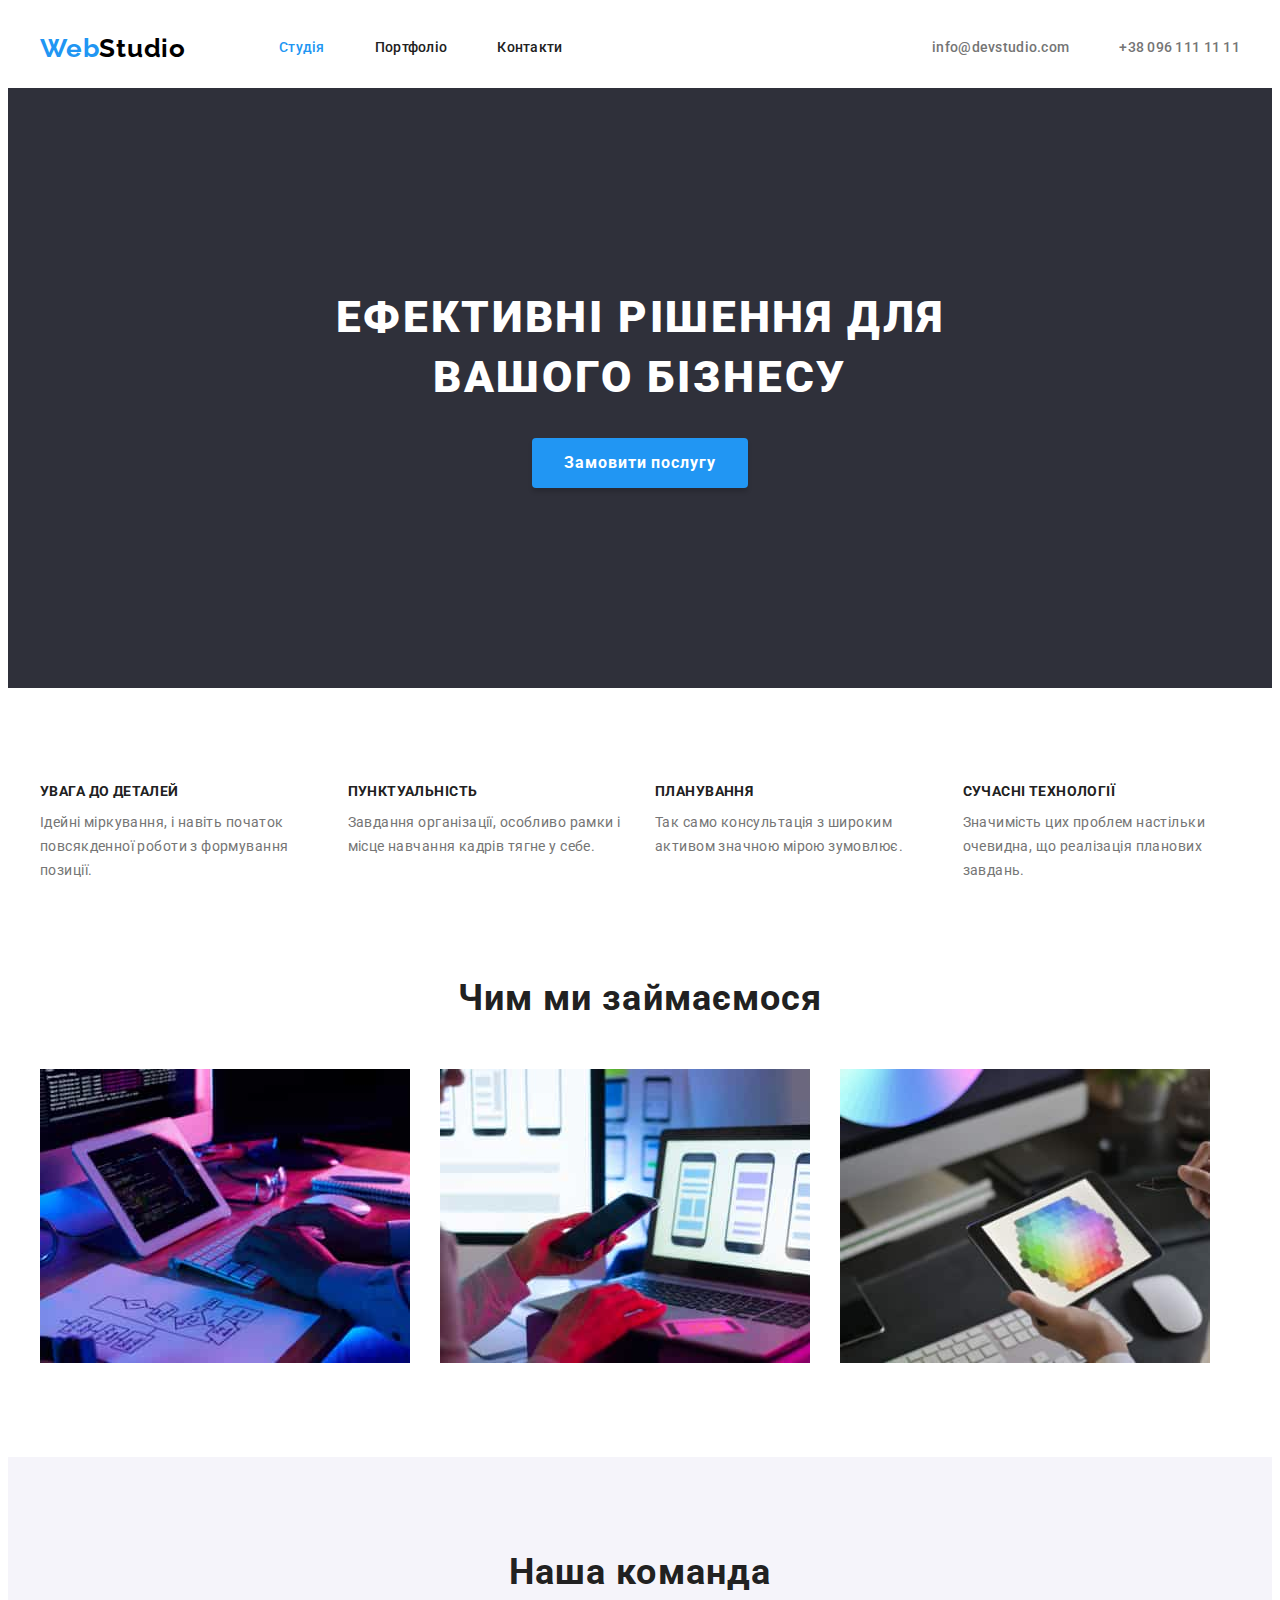
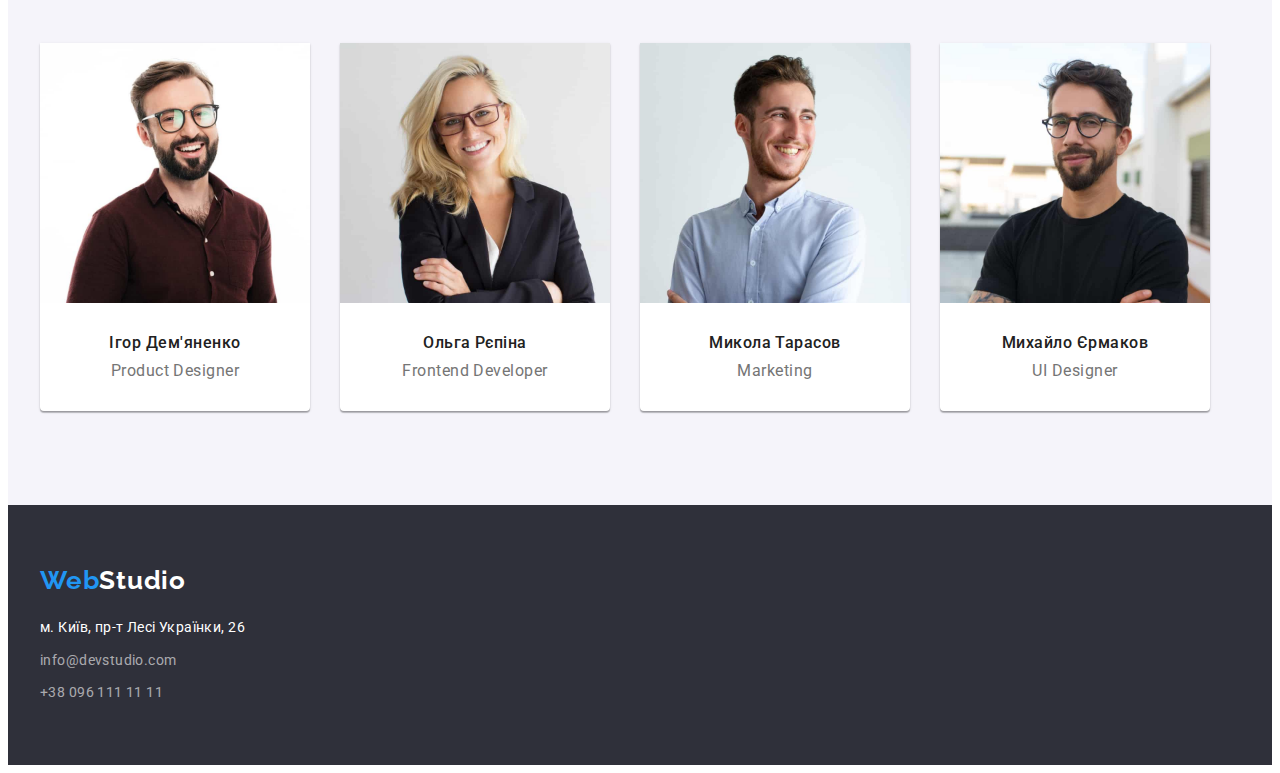
<file: index.html>
<!DOCTYPE html>
<html lang="uk">
  <head>
    <meta charset="utf-8" />
    <meta http-equiv="x-ua-Compatible" content="ie=edge" />
    <meta name="viewport" content="width=device-width, initial-scale=1.0" />
    <title>Студія</title>
    <link rel="preconnect" href="https://fonts.googleapis.com" />
    <link rel="preconnect" href="https://fonts.gstatic.com" crossorigin />
    <link
      href="https://fonts.googleapis.com/css2?family=Raleway:wght@700&family=Roboto:wght@400;500;700;900&display=swap"
      rel="stylesheet"
    />
    <link
      rel="stylesheet"
      href="https://cdnjs.cloudflare.com/ajax/libs/modern-normalize/1.1.0/modern-normalize.min.css"
      integrity="sha512-wpPYUAdjBVSE4KJnH1VR1HeZfpl1ub8YT/NKx4PuQ5NmX2tKuGu6U/JRp5y+Y8XG2tV+wKQpNHVUX03MfMFn9Q=="
      crossorigin="anonymous"
      referrerpolicy="no-referrer"
    />
    <link rel="stylesheet" href="./css/styles.css" />
  </head>

  <body>
    <!-- Шапка -->
    <header class="header">
      <div class="container">
        <a href="./index.html" class="logo"><span class="logo-accent">Web</span>Studio</a>

        <nav>
          <ul class="site-nav list">
            <li class="nav-item"><a href="/" class="link current">Студія</a></li>
            <li class="nav-item"><a href="./portfolio.html" class="link">Портфоліо</a></li>
            <li class="nav-item"><a href="" class="link">Контакти</a></li>
          </ul>
        </nav>
        <ul class="contact list">
          <li class="contact-item">
            <a href="mailto:info@devstudio.com" class="link">info@devstudio.com</a>
          </li>
          <li class="contact-item">
            <a href="tel:+380961111111" class="link">+38 096 111 11 11</a>
          </li>
        </ul>
      </div>
    </header>

    <!-- Основна частина -->
    <main>
      <!-- Hero -->
      <section class="hero">
        <div class="container">
          <h1 class="hero-title">Ефективні рішення для<br />вашого бізнесу</h1>
          <button type="button" class="btn">Замовити послугу</button>
        </div>
      </section>

      <!-- Особливості -->
      <section class="section section-feature">
        <div class="container">
          <h2 class="visually-hidden">Особливості</h2>
          <ul class="feature-list list">
            <li class="feature-item">
              <h3 class="feature-title">УВАГА ДО ДЕТАЛЕЙ</h3>
              <p class="feature-text">
                Ідейні міркування, і навіть початок повсякденної роботи з формування позиції.
              </p>
            </li>
            <li class="feature-item">
              <h3 class="feature-title">ПУНКТУАЛЬНІСТЬ</h3>
              <p class="feature-text">
                Завдання організації, особливо рамки і місце навчання кадрів тягне у себе.
              </p>
            </li>
            <li class="feature-item">
              <h3 class="feature-title">ПЛАНУВАННЯ</h3>
              <p class="feature-text">
                Так само консультація з широким активом значною мірою зумовлює.
              </p>
            </li>
            <li class="feature-item">
              <h3 class="feature-title">СУЧАСНІ ТЕХНОЛОГІЇ</h3>
              <p class="feature-text">
                Значимість цих проблем настільки очевидна, що реалізація планових завдань.
              </p>
            </li>
          </ul>
        </div>
      </section>

      <!-- Чим ми займаємося -->
      <section class="section no-padding section-work">
        <div class="container">
          <h2 class="section-title">Чим ми займаємося</h2>
          <ul class="work-list list">
            <li class="item">
              <img src="./images/programming.jpg" alt="Програмування" width="370" height="294" />
            </li>
            <li class="item">
              <img src="./images/marketing.jpg" alt="Маркетинг" width="370" height="294" />
            </li>
            <li class="item">
              <img src="./images/web_design.jpg" alt="Веб-дизайн" width="370" height="294" />
            </li>
          </ul>
        </div>
      </section>

      <!-- Наша команда -->
      <section class="section section-team">
        <div class="container">
          <h2 class="section-title">Наша команда</h2>
          <ul class="team-list list">
            <li class="item-team">
              <img src="./images/team_1.jpg" alt="Ігор Дем'яненко" width="270" height="260" />
              <div class="content">
                <h3 class="title-team">Ігор Дем'яненко</h3>
                <p class="team-text">Product Designer</p>
              </div>
            </li>
            <li class="item-team">
              <img src="./images/team_2.jpg" alt="Ольга Рєпіна" width="270" height="260" />
              <div class="content">
                <h3 class="title-team">Ольга Рєпіна</h3>
                <p class="team-text" lang="en">Frontend Developer</p>
              </div>
            </li>
            <li class="item-team">
              <img src="./images/team_3.jpg" alt="Микола Тарасов" width="270" height="260" />
              <div class="content">
                <h3 class="title-team">Микола Тарасов</h3>
                <p class="team-text" lang="en">Marketing</p>
              </div>
            </li>
            <li class="item-team">
              <img src="./images/team_4.jpg" alt="Михайло Єрмаков" width="270" height="260" />
              <div class="content">
                <h3 class="title-team">Михайло Єрмаков</h3>
                <p class="team-text" lang="en">UI Designer</p>
              </div>
            </li>
          </ul>
        </div>
      </section>
    </main>

    <!-- Підвал-->
    <footer class="footer">
      <div class="container">
        <a href="./index.html" class="logo">Web<span class="logo-accent">Studio</span></a>
        <address class="address-footer">
          <p class="footer-text">м. Київ, пр-т Лесі Українки, 26</p>
          <ul class="contact list">
            <li><a href="mailto:info@devstudio.com" class="link-footer">info@devstudio.com</a></li>
            <li><a href="tel:+380961111111" class="link-footer">+38 096 111 11 11</a></li>
          </ul>
        </address>
      </div>
    </footer>
  </body>
</html>
</file>
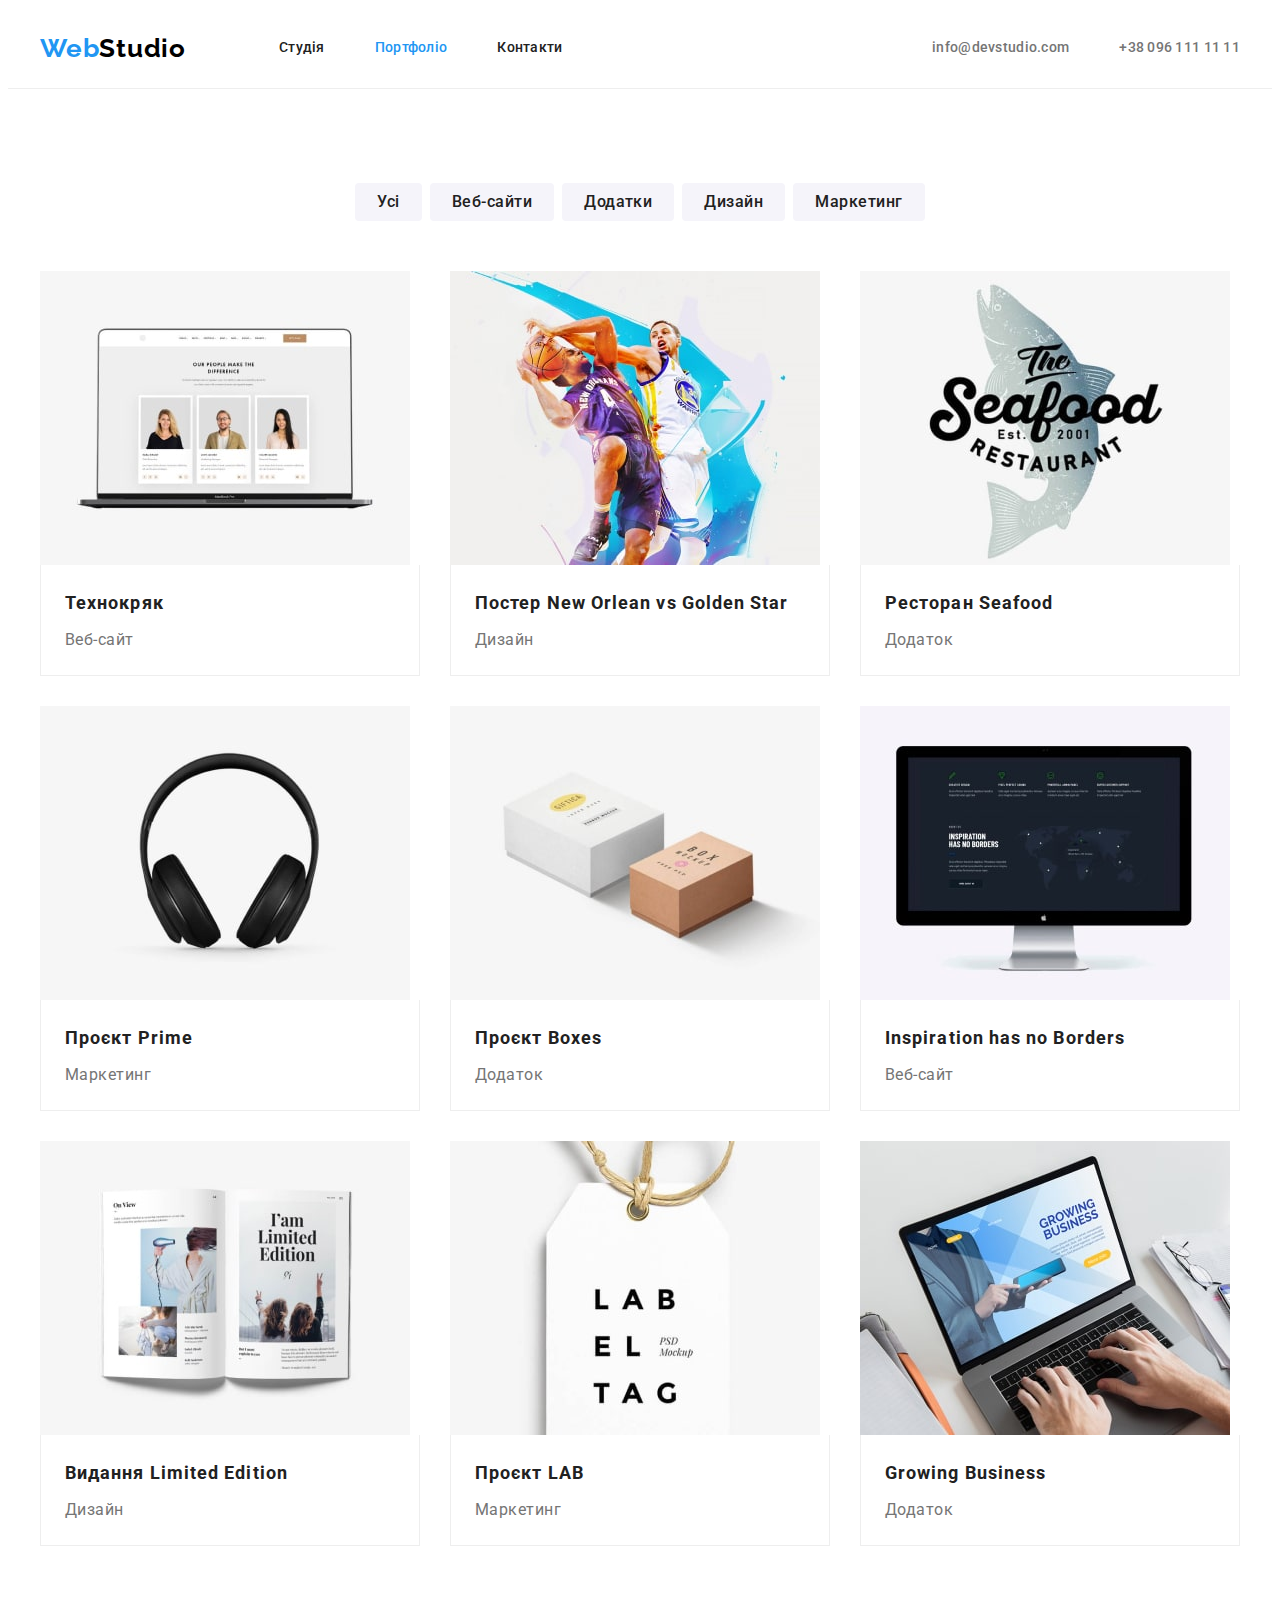
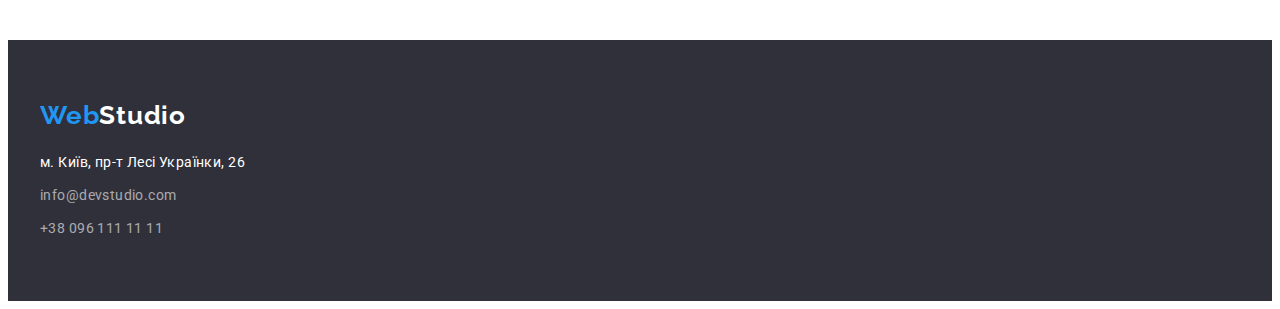
<file: portfolio.html>
<!DOCTYPE html>
<html lang="uk">
  <head>
    <meta charset="utf-8" />
    <meta http-equiv="x-ua-Compatible" content="ie=edge" />
    <meta name="viewport" content="width=device-width, initial-scale=1.0" />
    <title>Портфоліо</title>
    <link rel="preconnect" href="https://fonts.googleapis.com" />
    <link rel="preconnect" href="https://fonts.gstatic.com" crossorigin />
    <link
      href="https://fonts.googleapis.com/css2?family=Raleway:wght@700&family=Roboto:wght@400;500;700;900&display=swap"
      rel="stylesheet"
    />
    <link
      rel="stylesheet"
      href="https://cdnjs.cloudflare.com/ajax/libs/modern-normalize/1.1.0/modern-normalize.min.css"
      integrity="sha512-wpPYUAdjBVSE4KJnH1VR1HeZfpl1ub8YT/NKx4PuQ5NmX2tKuGu6U/JRp5y+Y8XG2tV+wKQpNHVUX03MfMFn9Q=="
      crossorigin="anonymous"
      referrerpolicy="no-referrer"
    />
    <link rel="stylesheet" href="./css/styles.css" />
  </head>

  <body>
    <!-- Шапка -->
    <header class="header portfolio">
      <div class="container">
        <a href="./index.html" class="logo"><span class="logo-accent">Web</span>Studio</a>

        <nav>
          <ul class="site-nav list">
            <li class="nav-item"><a href="./index.html" class="link">Студія</a></li>
            <li class="nav-item"><a href="./portfolio.html" class="link current">Портфоліо</a></li>
            <li class="nav-item"><a href="" class="link">Контакти</a></li>
          </ul>
        </nav>
        <ul class="contact list">
          <li class="contact-item">
            <a href="mailto:info@devstudio.com" class="link">info@devstudio.com</a>
          </li>
          <li class="contact-item">
            <a href="tel:+380961111111" class="link">+38 096 111 11 11</a>
          </li>
        </ul>
      </div>
    </header>

    <!-- Основна частина -->
    <main>
      <!-- Проєкти' -->
      <section class="section section-projects">
        <div class="container">
          <h1 class="visually-hidden">Продукція WebStudio</h1>
          <ul class="filter list">
            <li class="item-filter"><button type="button" class="btn">Усі</button></li>
            <li class="item-filter"><button type="button" class="btn">Веб-сайти</button></li>
            <li class="item-filter"><button type="button" class="btn">Додатки</button></li>
            <li class="item-filter"><button type="button" class="btn">Дизайн</button></li>
            <li class="item-filter"><button type="button" class="btn">Маркетинг</button></li>
          </ul>
          <ul class="projects-list list">
            <li class="project-item">
              <a href="" class="item-link">
                <img src="./images/project_1.jpg" alt="Проєкт № 1" width="370" />
                <div class="content">
                  <h2 class="item-title">Технокряк</h2>
                  <p class="item-text">Веб-сайт</p>
                </div>
              </a>
            </li>
            <li class="project-item">
              <a href="" class="item-link">
                <img src="./images/project_2.jpg" alt="Проєкт № 2" width="370" />
                <div class="content">
                  <h2 class="item-title">Постер New Orlean vs Golden Star</h2>
                  <p class="item-text">Дизайн</p>
                </div>
              </a>
            </li>
            <li class="project-item">
              <a href="" class="item-link">
                <img src="./images/project_3.jpg" alt="Проєкт № 3" width="370" />
                <div class="content">
                  <h2 class="item-title">Ресторан Seafood</h2>
                  <p class="item-text">Додаток</p>
                </div>
              </a>
            </li>
            <li class="project-item">
              <a href="" class="item-link">
                <img src="./images/project_4.jpg" alt="Проєкт № 4" width="370" />
                <div class="content">
                  <h2 class="item-title">Проєкт Prime</h2>
                  <p class="item-text">Маркетинг</p>
                </div>
              </a>
            </li>
            <li class="project-item">
              <a href="" class="item-link">
                <img src="./images/project_5.jpg" alt="Проєкт № 5" width="370" />
                <div class="content">
                  <h2 class="item-title">Проєкт Boxes</h2>
                  <p class="item-text">Додаток</p>
                </div>
              </a>
            </li>
            <li class="project-item">
              <a href="" class="item-link">
                <img src="./images/project_6.jpg" alt="Проєкт № 6" width="370" />
                <div class="content">
                  <h2 class="item-title">Inspiration has no Borders</h2>
                  <p class="item-text">Веб-сайт</p>
                </div>
              </a>
            </li>
            <li class="project-item">
              <a href="" class="item-link">
                <img src="./images/project_7.jpg" alt="Проєкт № 7" width="370" />
                <div class="content">
                  <h2 class="item-title">Видання Limited Edition</h2>
                  <p class="item-text">Дизайн</p>
                </div>
              </a>
            </li>
            <li class="project-item">
              <a href="" class="item-link">
                <img src="./images/project_8.jpg" alt="Проєкт № 8" width="370" />
                <div class="content">
                  <h2 class="item-title">Проєкт LAB</h2>
                  <p class="item-text">Маркетинг</p>
                </div>
              </a>
            </li>
            <li class="project-item">
              <a href="" class="item-link">
                <img src="./images/project_9.jpg" alt="Проєкт № 9" width="370" />
                <div class="content">
                  <h2 class="item-title">Growing Business</h2>
                  <p class="item-text">Додаток</p>
                </div>
              </a>
            </li>
          </ul>
        </div>
      </section>
    </main>

    <!-- Підвал-->
    <footer class="footer">
      <div class="container">
        <a href="./index.html" class="logo">Web<span class="logo-accent">Studio</span></a>
        <address class="address-footer">
          <p class="footer-text">м. Київ, пр-т Лесі Українки, 26</p>
          <ul class="contact list">
            <li><a href="mailto:info@devstudio.com" class="link-footer">info@devstudio.com</a></li>
            <li><a href="tel:+380961111111" class="link-footer">+38 096 111 11 11</a></li>
          </ul>
        </address>
      </div>
    </footer>
  </body>
</html>
</file>
<file: css/styles.css>
:root {
  --primary-text-color: #757575;
  --title-text-color: #212121;
  --accent-color: #2196f3;
  --primary-bg-color: #ffffff;
  --secondary-bg-color: #f5f4fa;
  --tertiary-bg-color: #2f303a;
  --gap-projects-list: 30px;
  --number-items: 3;
}

.list {
  list-style: none;
}

body {
  background-color: var(--primary-bg-color);
  color: var(--primary-text-color);
  font-family: 'Roboto', sans-serif;
  font-style: normal;
  font-weight: 400;
}

h1,
h2,
h3,
ul,
p {
  margin-top: 0;
  margin-bottom: 0;
}

ul {
  padding-left: 0;
}

img {
  display: block;
  max-width: 100%;
}

.container {
  width: 1200px;
  margin: 0 auto;
  padding-left: 15px;
  padding-right: 15px;
}

.visually-hidden {
  position: absolute;
  white-space: nowrap;
  width: 1px;
  height: 1px;
  overflow: hidden;
  border: 0;
  padding: 0;
  clip: rect(0 0 0 0);
  clip-path: inset(50%);
  margin: -1px;
}

.section {
  padding: 94px 0;
}

.no-padding {
  padding-top: 0;
}

/* Шапка */

.header .container {
  display: flex;
  align-items: center;
}

/* Логотип */
.logo {
  color: #000000;
  font-family: 'Raleway', sans-serif;
  font-weight: 700;
  font-size: 26px;
  line-height: 1.19;
  letter-spacing: 0.03em;
  text-decoration: none;
}

.logo-accent {
  color: var(--accent-color);
}

/* Навігація */

.site-nav {
  display: flex;
  margin-left: 93px;
}

.nav-item + .nav-item {
  margin-left: 50px;
}

.site-nav .link {
  display: block;
  padding: 32px 0;

  font-weight: 500;
  font-size: 14px;
  line-height: 1.14;
  letter-spacing: 0.02em;
  text-decoration: none;
  color: #212121;
}

.site-nav .link:hover,
.site-nav .link:focus {
  color: var(--accent-color);
}

.site-nav .link.current {
  color: var(--accent-color);
}

/* Контакти */

.header .contact {
  display: flex;
  margin-left: auto;
}

.header .contact-item + .contact-item {
  margin-left: 50px;
}

.contact .link {
  display: block;
  color: var(--primary-text-color);
  text-decoration: none;
  font-weight: 500;
  font-size: 14px;
  line-height: 1.14;
  letter-spacing: 0.02em;
}

.contact .link:hover,
.contact .link:focus {
  color: var(--accent-color);
}

/* Hero */

.hero {
  padding-top: 200px;
  padding-bottom: 200px;
  background-color: var(--tertiary-bg-color);
  text-align: center;
}

.hero-title {
  margin-bottom: 30px;
  color: #ffffff;
  font-weight: 900;
  font-size: 44px;
  line-height: 1.36;
  letter-spacing: 0.06em;
  text-transform: uppercase;
}

.hero .btn {
  display: inline-block;
  border-style: none;
  min-width: 216px;
  border-radius: 4px;
  padding: 10px 32px;
  box-shadow: 0px 4px 4px rgba(0, 0, 0, 0.15);

  color: #ffffff;
  background-color: var(--accent-color);
  cursor: pointer;
  font-family: 'Roboto', sans-serif;
  font-style: normal;
  font-weight: 700;
  font-size: 16px;
  line-height: 1.88;
  letter-spacing: 0.06em;
}

.hero .btn:hover,
.hero .btn:focus {
  background-color: #188ce8;
}

/* Секції заголовки */

.section-title {
  color: var(--title-text-color);
  font-weight: 700;
  font-size: 36px;
  line-height: 1.17;
  text-align: center;
  letter-spacing: 0.03em;
}

/* Особливості */

.feature-list {
  display: flex;
  gap: 30px;
}

.feature-item {
  flex-basis: calc((100% - 3 * 30px) / 4);
}

.feature-title {
  margin-bottom: 10px;

  color: var(--title-text-color);
  font-weight: 700;
  font-size: 14px;
  line-height: 1.36;
  letter-spacing: 0.03em;
  text-transform: uppercase;
}

.feature-text {
  font-size: 14px;
  line-height: 1.71;
  letter-spacing: 0.03em;
}

/* Чим ми займаємося */

.section-work .section-title {
  margin-bottom: 50px;
}

.work-list {
  display: flex;
  gap: 30px;
}

/* Наша команда */

.section-team {
  background-color: var(--secondary-bg-color);
}

.team-list {
  display: flex;
  gap: 30px;
}

.section-team .section-title {
  margin-bottom: 50px;
}

.item-team {
  background-color: var(--primary-bg-color);
  border-radius: 0px 0px 4px 4px;
  box-shadow: 0px 1px 3px rgba(0, 0, 0, 0.12), 0px 1px 1px rgba(0, 0, 0, 0.14),
    0px 2px 1px rgba(0, 0, 0, 0.2);
}

.team-list .content {
  padding-top: 30px;
  padding-bottom: 30px;
}

.title-team {
  margin-bottom: 10px;
  color: var(--title-text-color);
  font-weight: 500;
  font-size: 16px;
  line-height: 1.19;
  letter-spacing: 0.03em;
  text-align: center;
}

.team-text {
  font-size: 16px;
  line-height: 1.18;
  letter-spacing: 0.03em;
  text-align: center;
}

/* Підвал */

.footer {
  padding: 60px 0;
  background-color: var(--tertiary-bg-color);
}

.footer .contact {
  padding-left: 0;
}

.footer .logo {
  display: inline-block;
  margin-bottom: 20px;
  color: var(--accent-color);
}

.footer .logo-accent {
  color: #ffffff;
}

.address-footer {
  color: #ffffff;
  font-style: normal;
  font-size: 14px;
  line-height: 1.71;
  letter-spacing: 0.03em;
}

.contact .link-footer {
  display: inline-block;
  margin-top: 9px;
  color: rgba(255, 255, 255, 0.6);
  text-decoration: none;
  font-size: 14px;
  line-height: 1.71;
  letter-spacing: 0.03em;
}

.contact .link-footer:hover,
.contact .link-focus {
  color: var(--accent-color);
}

/* Портфоліо */
/* Шапка */

.header.portfolio {
  border-bottom: 1px solid #eeeeee;
}

/* Проєкти */

/* Фільтр */

.filter {
  display: flex;
  justify-content: center;
  margin-bottom: 50px;
}

.item-filter + .item-filter {
  margin-left: 8px;
}

.filter .btn {
  padding: 6px 22px;

  color: var(--title-text-color);
  background-color: #f5f4fa;
  border: none;
  cursor: pointer;
  font-family: 'Roboto', sans-serif;
  font-style: normal;
  font-weight: 500;
  font-size: 16px;
  line-height: 1.62;
  letter-spacing: 0.03em;
  border-radius: 4px;
}

.filter .btn:hover,
.filter .btn:focus {
  color: #ffffff;
  background-color: var(--accent-color);
  box-shadow: 0px 3px 1px rgba(0, 0, 0, 0.1), 0px 1px 2px rgba(0, 0, 0, 0.08),
    0px 2px 2px rgba(0, 0, 0, 0.12);
}

/* Картки */

.projects-list {
  display: flex;
  flex-wrap: wrap;
  gap: var(--gap-projects-list);
}

.project-item {
  flex-basis: calc(
    (100% - (var(--number-items) - 1) * var(--gap-projects-list)) / var(--number-items)
  );
}

.item-link {
  display: block;
  text-decoration: none;
}

.project-item .content {
  padding: 20px 24px;
  border: 1px solid #eeeeee;
  border-top: none;
}

.item-title {
  color: var(--title-text-color);
  margin-bottom: 4px;
  font-weight: 700;
  font-size: 18px;
  line-height: 2;
  letter-spacing: 0.06em;
}

.item-text {
  color: var(--primary-text-color);
  font-size: 16px;
  line-height: 1.88;
  letter-spacing: 0.03em;
}
</file>
